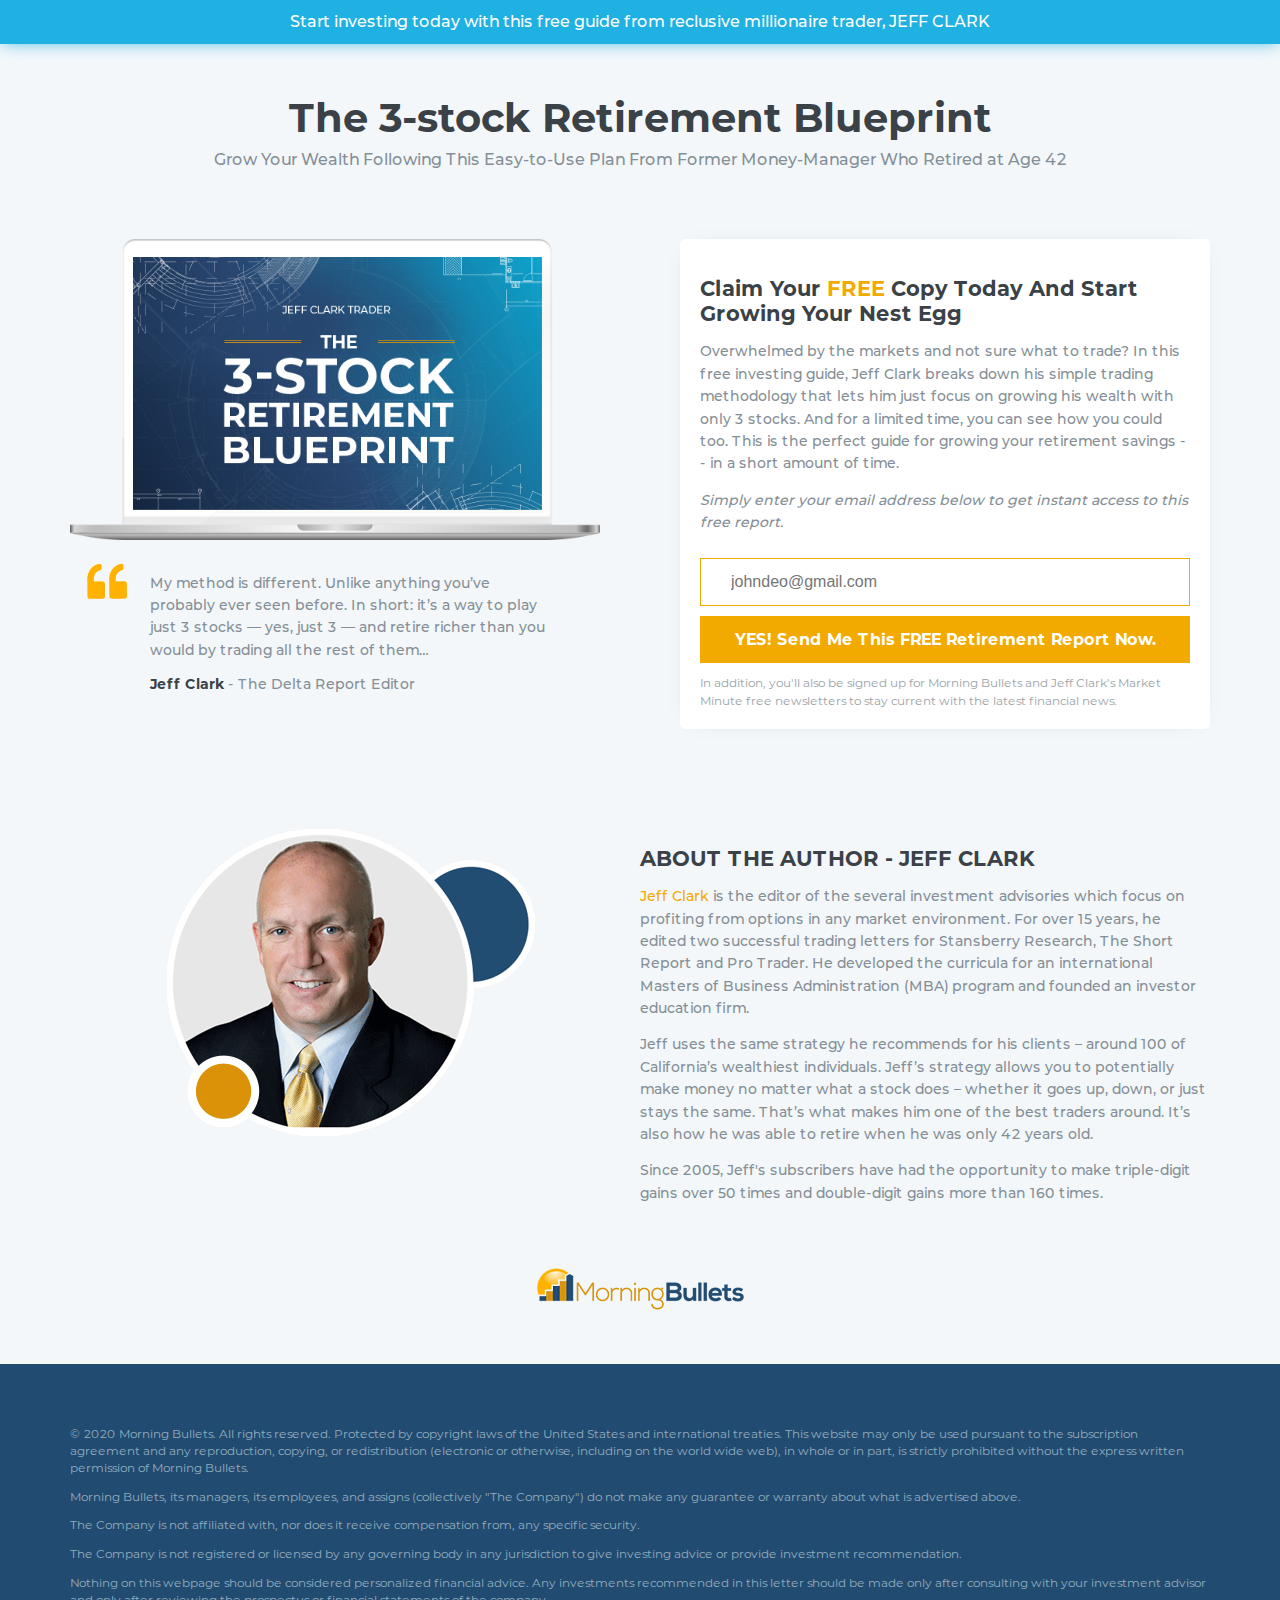
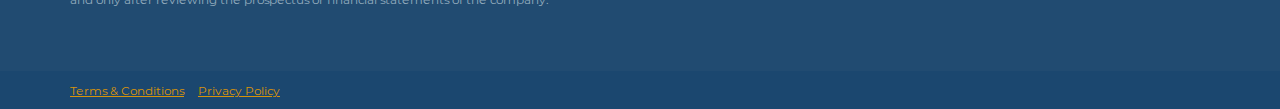
<file: V1/index.html>
<!doctype html>
<html>
<head>
<meta charset="utf-8">
<meta name="viewport" content= "width=device-width, initial-scale=1.0"> 
<title>3-Stock Retirement Blueprint</title>
	<link rel="stylesheet" href="style.css">
	<link rel="shortcut icon" href="https://lh3.googleusercontent.com/bEbmHV-7px5pVBf_h52ZQUSw_BQ_R73s59o7M0_-npZe3MH5Ukb8uF2rOKiourboCwMmNSsu6zraO65DRdFLjQ=s32" type="image/x-icon">
</head>
  
<body>
	
<!------header - top bar-------->	
		<header class="main-header">
			<div class="top-header">
			<div class="container">
				<div class="row">
					<div class="full-col">
						<p class="top-header-content text-center">Start investing today with this free guide from reclusive millionaire trader, <span class="">JEFF CLARK</span></p>
					</div>
				</div> 
			</div>
			</div>
		</header>	
<!-----header - top bar ends--->	   
	<section id="section-1" class="section-spacing">
		<div class="container">
		 	<div class="row">
				<div class="full-col text-center">
					<h1 class="no-margin">The 3-stock Retirement Blueprint</h1>
					<p class="sub-text">Grow Your Wealth Following This Easy-to-Use Plan From Former Money-Manager Who Retired at Age 42</p>		
				</div>
			</div>
			<div class="row main-row">
					<div class="half-col">
						<div class="testimonial-content">
						  	<div class="main-img">
							  <img class="img-100" src="img/laptop.png" alt="The 3-stock Retirement Blueprint"/>
							</div>
							<div class="test-contnt"> 
								<div class="test-icon" >
									<img class="img-100" src="img/testo-icn.png" alt="quote"/>
								</div>
								
								<div class="testo-cntnt">
									<p class="testo-cnt">My method is different. Unlike anything you’ve probably ever seen before. In short: it’s a way to play just 3 stocks — yes, just 3 — and retire richer than you would by trading all the rest of them…</p>
									<span class="author-name">Jeff Clark </span> <span class="author-role">- The Delta Report Editor</span>
								</div>
							</div>
						</div>
						   
					</div>
					<div class="half-col">
						<div class="newsletter-content">
							<div class="newsletter-box">
						     <div class="news-cnt">
								 <h2>Claim Your <span class="color-secondary">FREE</span> Copy Today And Start Growing Your Nest Egg</h2>
								 <p>Overwhelmed by the markets and not sure what to trade? In this free investing guide, Jeff Clark breaks down his simple trading methodology that lets him just focus on growing his wealth with only 3 stocks. And for a limited time, you can see how you could too. This is the perfect guide for growing your retirement savings -- in a short amount of time. </p>
								 <p><i>Simply enter your email address below to get instant access to this free report.</i></p>
							 </div>
							<div class="newsletter-form">
							 	<form action="">
								  <input type="email" placeholder="johndeo@gmail.com"  id="email-field" class="news-mail">
								  <button type="submit" class="news-bttn">YES! Send Me This FREE Retirement Report Now.</button>
								</form>
							</div>
							<span class="newsletter-footer">In addition, you'll also be signed up for Morning Bullets and Jeff Clark's Market Minute free newsletters to stay current with the latest financial news. </span>
							</div>
						</div>
					</div>
			</div>
		</div>
		
	
	</section>
<!----------------About author--------------->
	<section id="section-2" class="section-spacing">
		<div class="container">
		 	<div class="row">
					<div class="half-col">
						  <div class="author-img text-center">
							  <img class="img-100" src="img/author.png" alt="JEFF CLARK"/>
						</div>
					</div>
					<div class="half-col">
						<div class="">
						     <div class="about-cnt">
								 <h2>ABOUT THE AUTHOR - <strong>JEFF CLARK</strong> </h2>
								 <p><span class="color-secondary">Jeff Clark</span> is the editor of the several investment advisories which focus on profiting from options in any market environment. For over 15 years, he edited two successful trading letters for Stansberry Research, The Short Report and Pro Trader. He developed the curricula for an international Masters of Business Administration (MBA) program and founded an investor education firm.   </p>
								 <p>Jeff uses the same strategy he recommends for his clients – around 100 of California’s wealthiest individuals. Jeff’s strategy allows you to potentially make money no matter what a stock does – whether it goes up, down, or just stays the same. That’s what makes him one of the best traders around. It’s also how he was able to retire when he was only 42 years old. </p>
								 <p>Since 2005, Jeff's subscribers have had the opportunity to make triple-digit gains over 50 times and 
								double-digit gains more than 160 times.</p>
							 </div>
							
						</div>
					</div>      
			</div>
		</div>
		
	</section>
	<section id="section-3" class="section-spacing-tp">
			<div class="row">
					<div class="full-col text-center">
						<img src="img/logo.png" alt="Morning Bullets" />	
					</div>
				</div>
	</section>
	
<!---------Footer start---------->
		<footer id="main-footer">
			<div class="container">
			   <div class="padding-row footer-weight">
				   <div class="full-col footer"><p>© 2020 Morning Bullets. All rights reserved. Protected by copyright laws of the United States and international treaties. This website may only be used pursuant to the subscription agreement and any reproduction, copying, or redistribution (electronic or otherwise, including on the world wide web), in whole or in part, is strictly prohibited without the express written permission of Morning Bullets. </p>   
					<p>Morning Bullets, its managers, its employees, and assigns (collectively "The Company") do not make any guarantee or warranty about what is advertised above. </p>       
					<p>The Company is not affiliated with, nor does it receive compensation from, any specific security. </p>   
					<p>The Company is not registered or licensed by any governing body in any jurisdiction to give investing advice or provide investment recommendation.</p>        
					<p>Nothing on this webpage should be considered personalized financial advice. Any investments recommended in this letter should be made only after consulting with your investment advisor and only after reviewing the prospectus or financial statements of the company. </p> </div>
			   </div>
				
			</div>
		</footer>
	<section id="bottum-footer" class="bottum-footer section-spacing">
		<div class="container">
			<div class="row padding-row copyright-area">
				   <div class="full-col copyrightarea"><a href="#">Terms & Conditions</a> <a href="#">Privacy Policy</a> </div>
			   </div>
		</div>	
	</section>
<!----------Footer End--------->	 
</body>
</html>
</file>
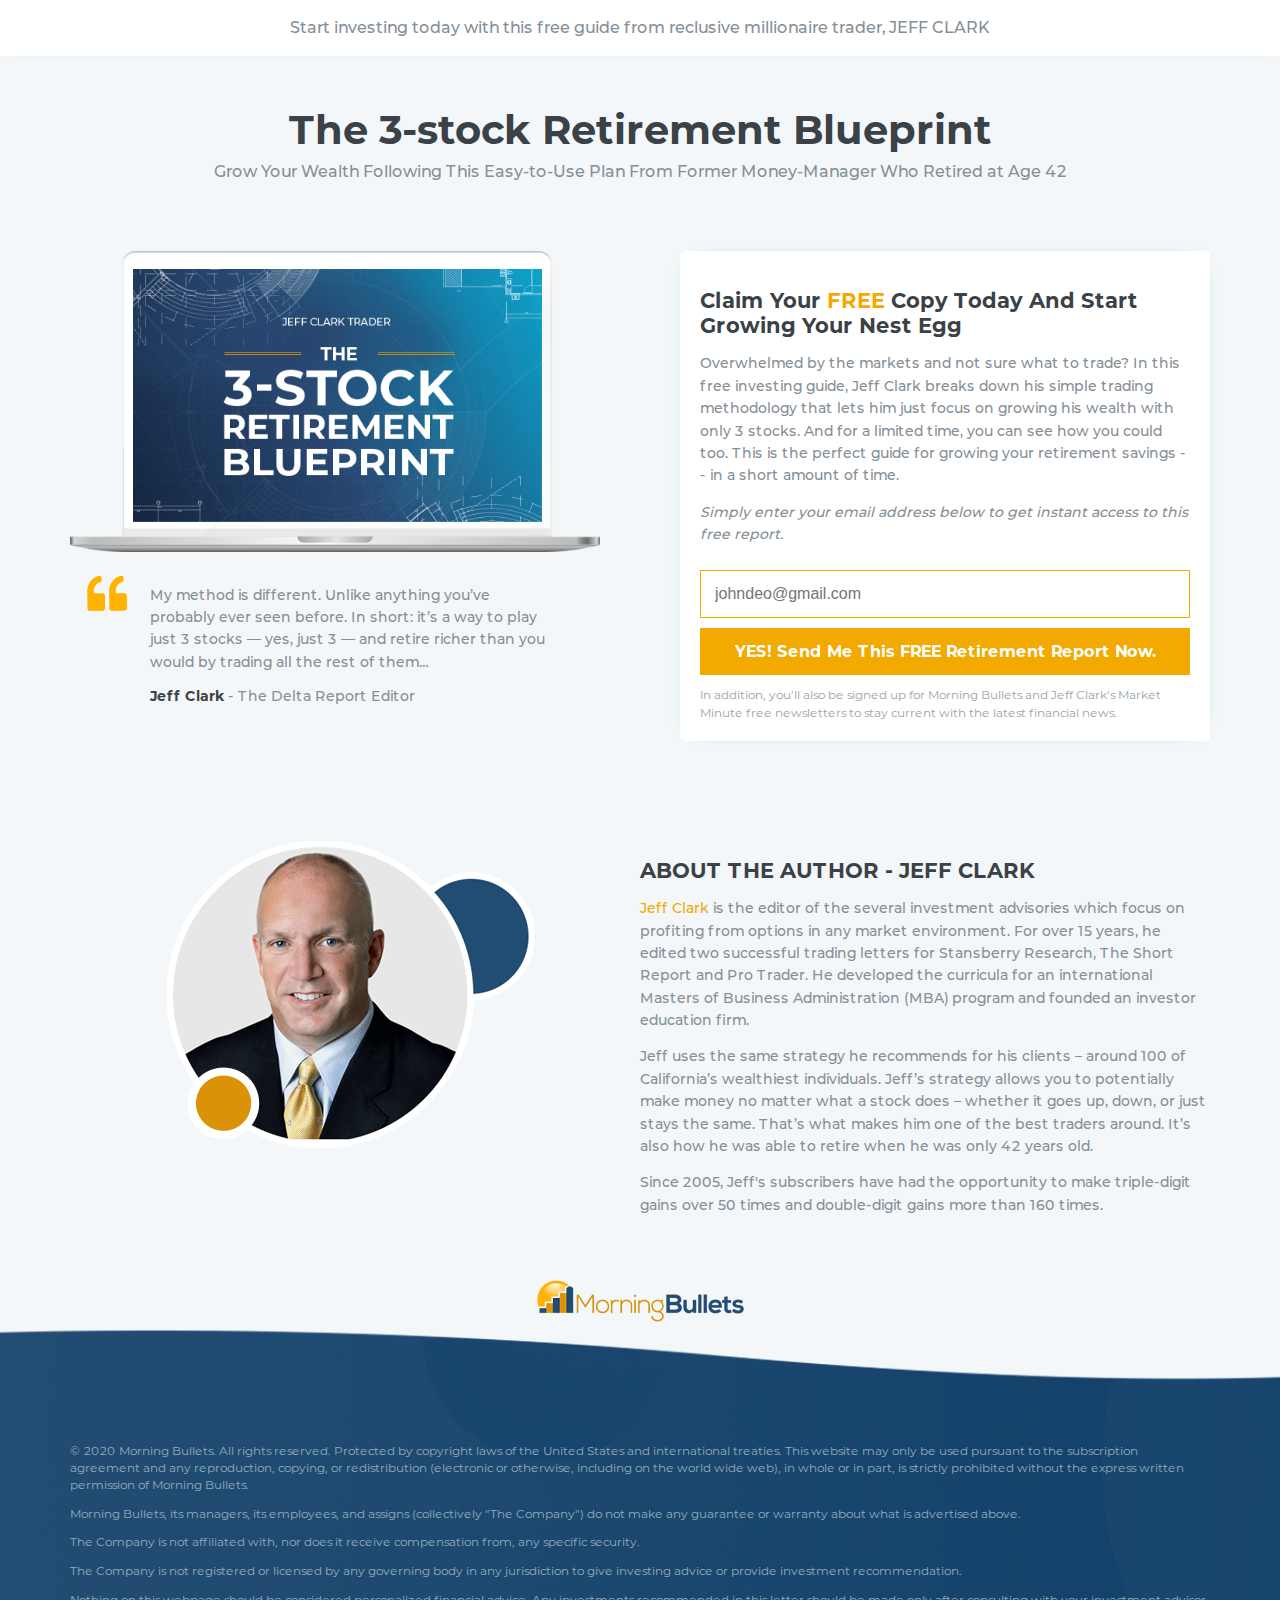
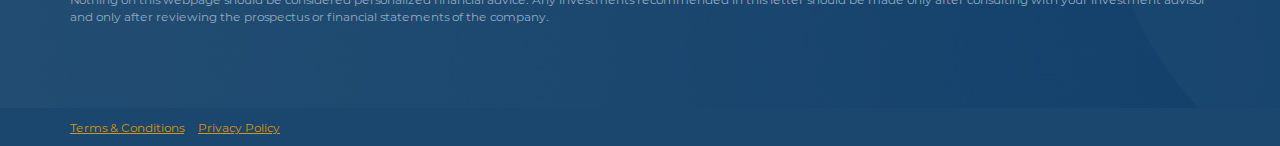
<file: V2/index.html>
<!doctype html>
<html>
<head>
<meta charset="utf-8">
<meta name="viewport" content= "width=device-width, initial-scale=1.0"> 
<title>3-Stock Retirement Blueprint</title>
	<link rel="stylesheet" href="style.css">
	<link rel="shortcut icon" href="https://lh3.googleusercontent.com/bEbmHV-7px5pVBf_h52ZQUSw_BQ_R73s59o7M0_-npZe3MH5Ukb8uF2rOKiourboCwMmNSsu6zraO65DRdFLjQ=s32" type="image/x-icon">
</head>
  
<body>
	
<!------header - top bar-------->	
		<header class="main-header">
			<div class="top-header">
			<div class="container">
				<div class="row">
					<div class="full-col">
						<p class="top-header-content text-center">Start investing today with this free guide from reclusive millionaire trader, <span class="">JEFF CLARK</span></p>
					</div>
				</div> 
			</div>
			</div>
		</header>	
<!-----header - top bar ends--->	   
	<section id="section-1" class="section-spacing">
		<div class="container">
		 	<div class="row">
				<div class="full-col text-center">
					<h1 class="no-margin">The 3-stock Retirement Blueprint</h1>
					<p class="sub-text">Grow Your Wealth Following This Easy-to-Use Plan From Former Money-Manager Who Retired at Age 42</p>		
				</div>
			</div>
			<div class="row main-row">
					<div class="half-col">
						<div class="testimonial-content">
						  	<div class="main-img">
							  <img class="img-100" src="img/laptop.png" alt="The 3-stock Retirement Blueprint"/>
							</div>
							<div class="test-contnt"> 
								<div class="test-icon" >
									<img class="img-100" src="img/testo-icn.png" alt="quote"/>
								</div>
								
								<div class="testo-cntnt">
									<p class="testo-cnt">My method is different. Unlike anything you’ve probably ever seen before. In short: it’s a way to play just 3 stocks — yes, just 3 — and retire richer than you would by trading all the rest of them…</p>
									<span class="author-name">Jeff Clark </span> <span class="author-role">- The Delta Report Editor</span>
								</div>
							</div>
						</div>
						   
					</div>
					<div class="half-col">
						<div class="newsletter-content">
							<div class="newsletter-box">
						     <div class="news-cnt">
								 <h2>Claim Your <span class="color-secondary">FREE</span> Copy Today And Start Growing Your Nest Egg</h2>
								 <p>Overwhelmed by the markets and not sure what to trade? In this free investing guide, Jeff Clark breaks down his simple trading methodology that lets him just focus on growing his wealth with only 3 stocks. And for a limited time, you can see how you could too. This is the perfect guide for growing your retirement savings -- in a short amount of time. </p>
								 <p><i>Simply enter your email address below to get instant access to this free report.</i></p>
							 </div>
							<div class="newsletter-form">
							 	<form action="">
								  <input type="email" placeholder="johndeo@gmail.com"  id="email-field" class="news-mail">
								  <button type="submit" class="news-bttn">YES! Send Me This FREE Retirement Report Now.</button>
								</form>
							</div>
							<span class="newsletter-footer">In addition, you'll also be signed up for Morning Bullets and Jeff Clark's Market Minute free newsletters to stay current with the latest financial news. </span>
							</div>
						</div>
					</div>
			</div>
		</div>
		
	
	</section>
<!----------------About author--------------->
	<section id="section-2" class="section-spacing">
		<div class="container">
		 	<div class="row">
					<div class="half-col">
						  <div class="author-img text-center">
							  <img class="img-100" src="img/author.png" alt="JEFF CLARK"/>
						</div>
					</div>
					<div class="half-col">
						<div class="">
						     <div class="about-cnt">
								 <h2>ABOUT THE AUTHOR - <strong>JEFF CLARK</strong> </h2>
								 <p><span class="color-secondary">Jeff Clark</span> is the editor of the several investment advisories which focus on profiting from options in any market environment. For over 15 years, he edited two successful trading letters for Stansberry Research, The Short Report and Pro Trader. He developed the curricula for an international Masters of Business Administration (MBA) program and founded an investor education firm.   </p>
								 <p>Jeff uses the same strategy he recommends for his clients – around 100 of California’s wealthiest individuals. Jeff’s strategy allows you to potentially make money no matter what a stock does – whether it goes up, down, or just stays the same. That’s what makes him one of the best traders around. It’s also how he was able to retire when he was only 42 years old. </p>
								 <p>Since 2005, Jeff's subscribers have had the opportunity to make triple-digit gains over 50 times and 
								double-digit gains more than 160 times.</p>
							 </div>
							
						</div>
					</div>      
			</div>
		</div>
		
	</section>
	<section id="section-3" class="section-spacing">
			<div class="row">
					<div class="full-col text-center">
						<img src="img/logo.png" alt="Morning Bullets" />	
					</div>
				</div>
	</section>
	
<!---------Footer start---------->
		<footer id="main-footer">
			<div class="container">
			   <div class="padding-row footer-weight">
				   <div class="full-col footer"><p>© 2020 Morning Bullets. All rights reserved. Protected by copyright laws of the United States and international treaties. This website may only be used pursuant to the subscription agreement and any reproduction, copying, or redistribution (electronic or otherwise, including on the world wide web), in whole or in part, is strictly prohibited without the express written permission of Morning Bullets. </p>   
					<p>Morning Bullets, its managers, its employees, and assigns (collectively "The Company") do not make any guarantee or warranty about what is advertised above. </p>       
					<p>The Company is not affiliated with, nor does it receive compensation from, any specific security. </p>   
					<p>The Company is not registered or licensed by any governing body in any jurisdiction to give investing advice or provide investment recommendation.</p>        
					<p>Nothing on this webpage should be considered personalized financial advice. Any investments recommended in this letter should be made only after consulting with your investment advisor and only after reviewing the prospectus or financial statements of the company. </p> </div>
			   </div>
				
			</div>
		</footer>
	<section id="bottum-footer" class="bottum-footer section-spacing">
		<div class="container">
			<div class="row padding-row copyright-area">
				   <div class="full-col copyrightarea"><a href="#">Terms & Conditions</a> <a href="#">Privacy Policy</a> </div>
			   </div>
		</div>	
	</section>
<!----------Footer End--------->	 
</body>
</html>
</file>
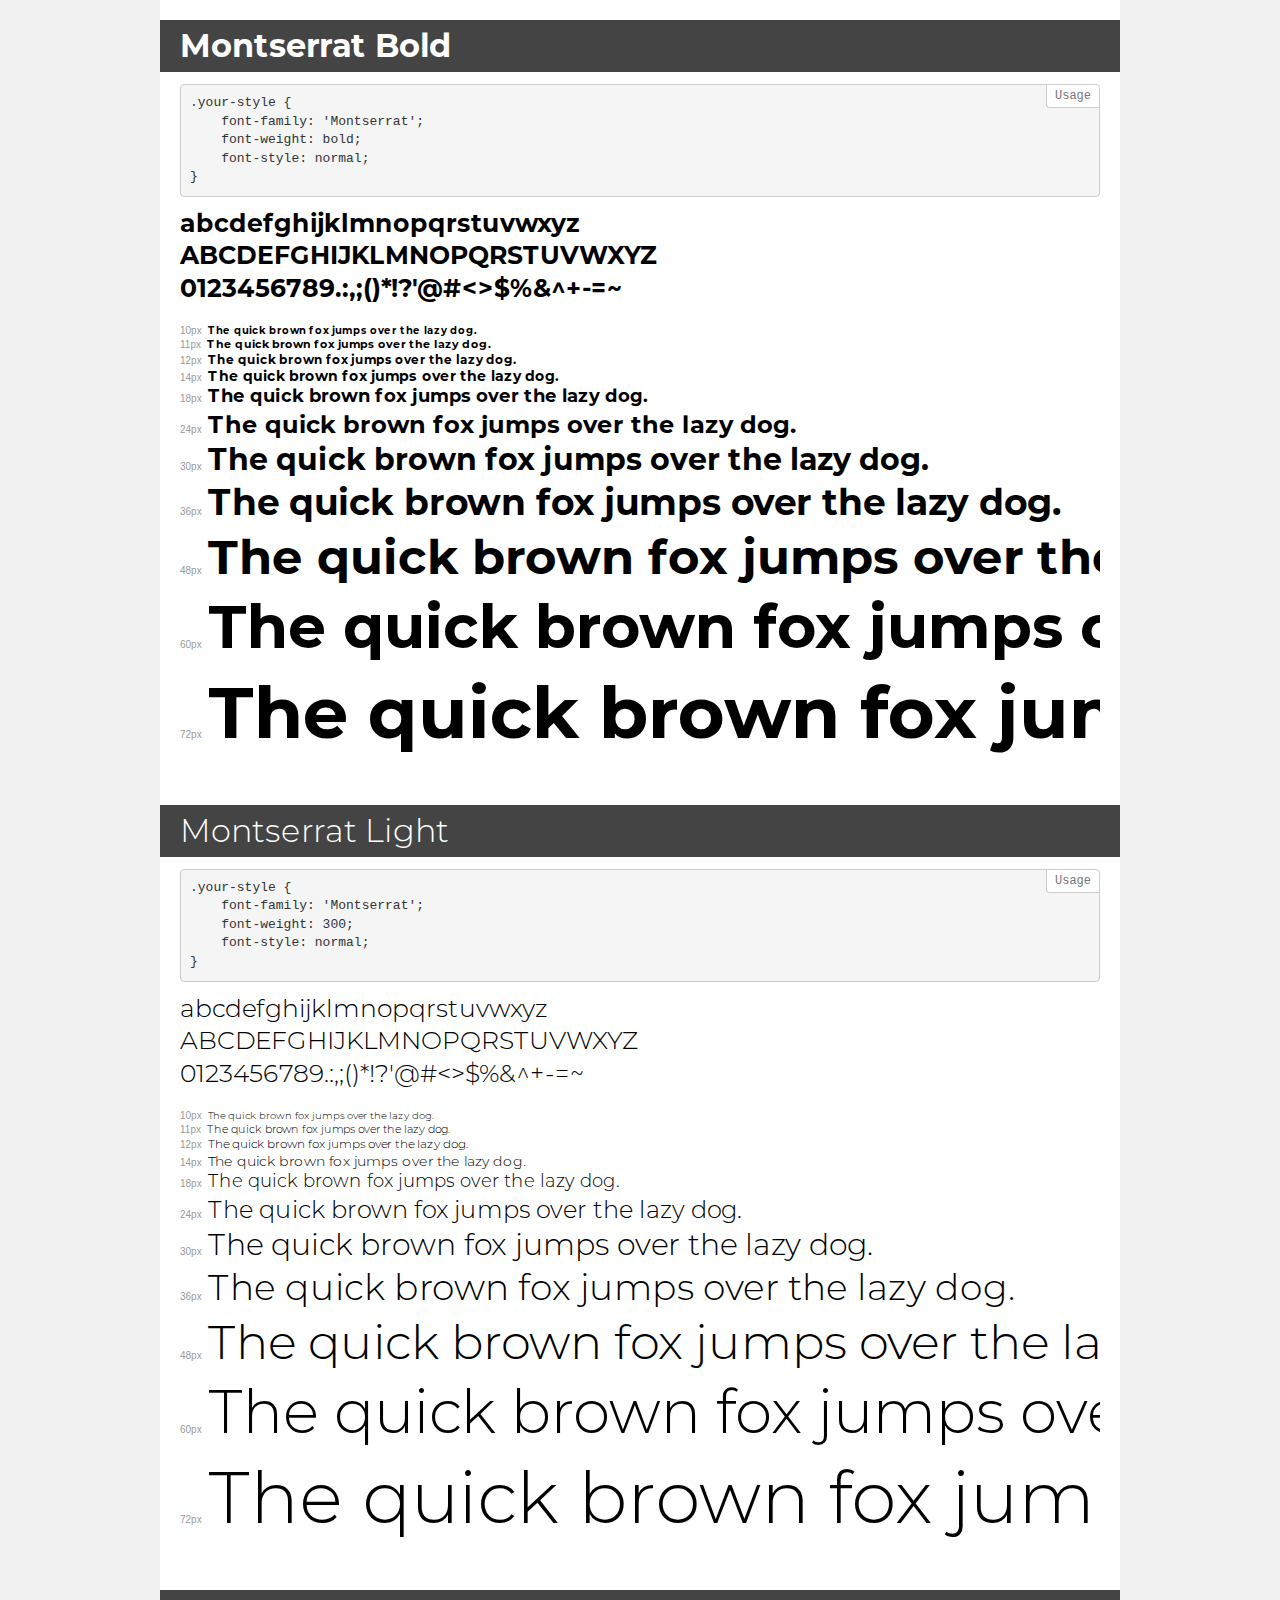
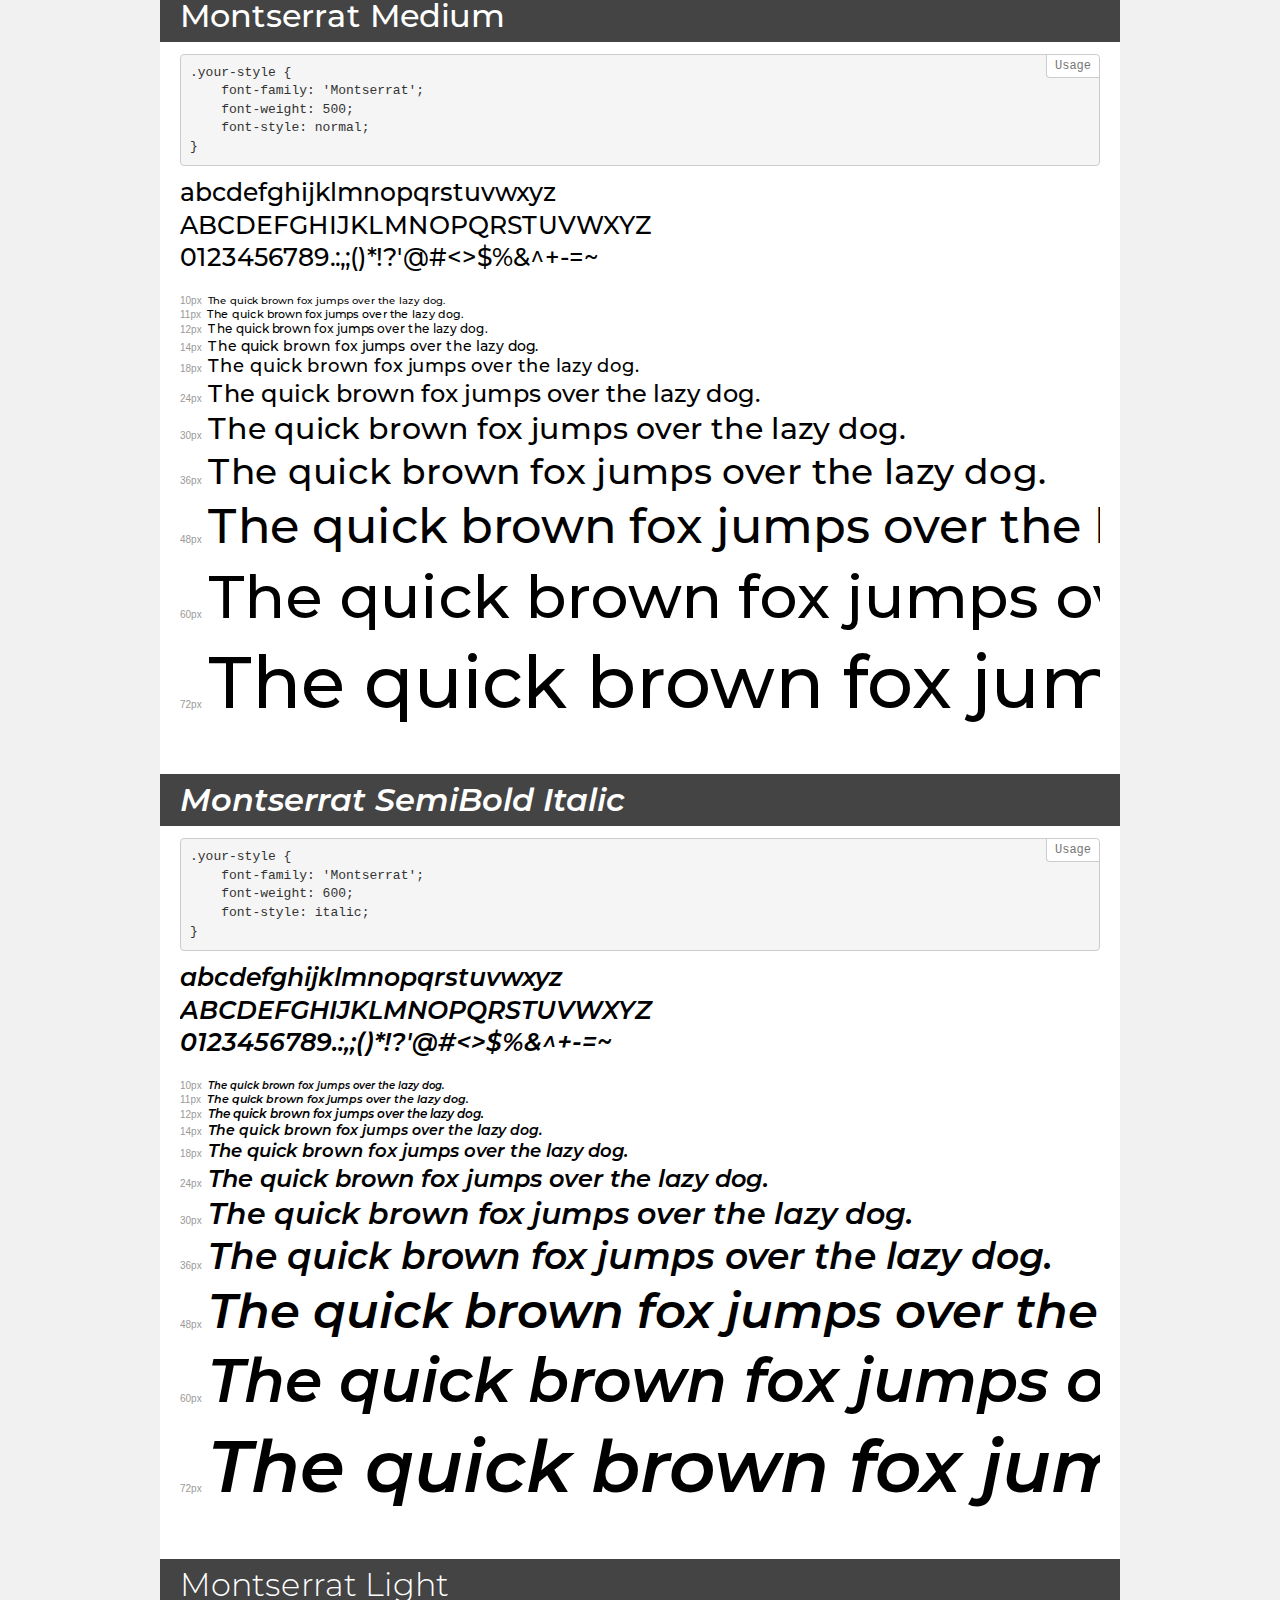
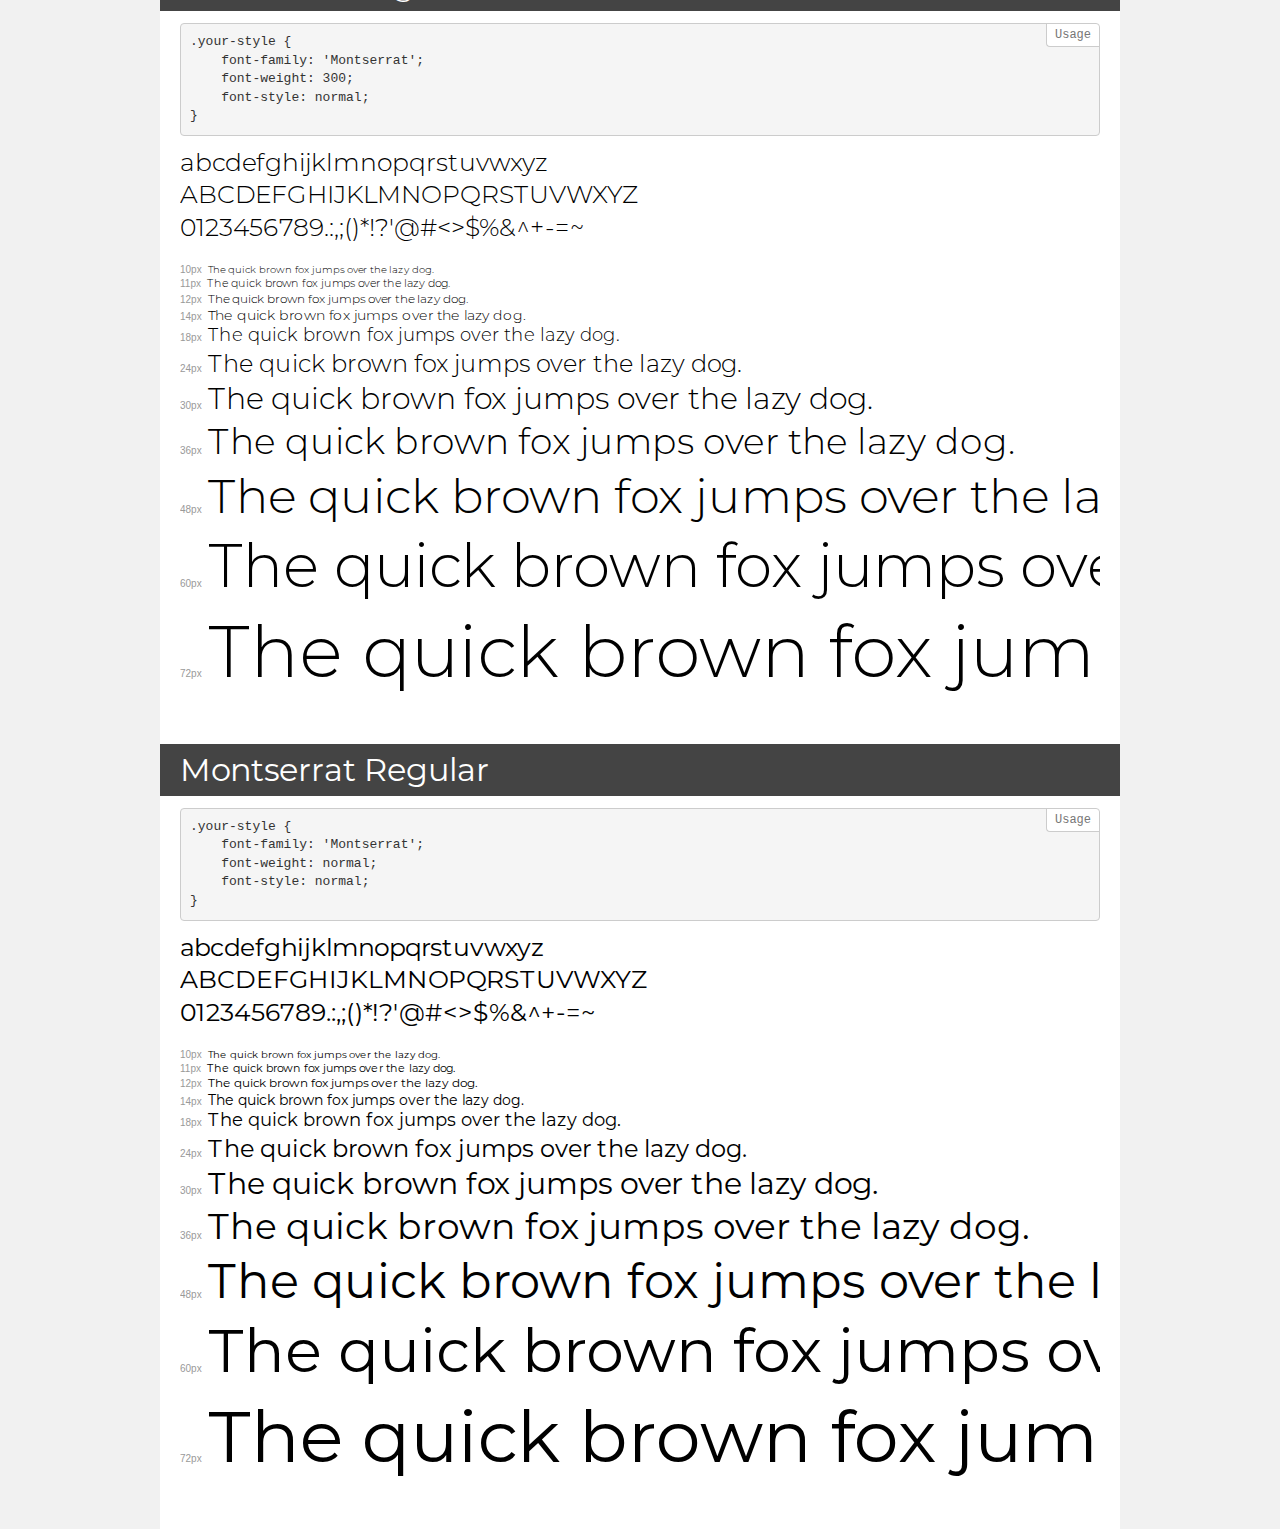
<file: V1/font/demo.html>
<!DOCTYPE html>
<html>
<head>
    <meta charset="utf-8">
    <meta http-equiv="X-UA-Compatible" content="IE=edge">
    <meta name="viewport" content="width=device-width, initial-scale=1">
    <meta name="robots" content="noindex, noarchive">
    <meta name="format-detection" content="telephone=no">
    <title>Transfonter demo</title>
    <link href="stylesheet.css" rel="stylesheet">
    <style>
        /*
        http://meyerweb.com/eric/tools/css/reset/
        v2.0 | 20110126
        License: none (public domain)
        */
        html, body, div, span, applet, object, iframe,
        h1, h2, h3, h4, h5, h6, p, blockquote, pre,
        a, abbr, acronym, address, big, cite, code,
        del, dfn, em, img, ins, kbd, q, s, samp,
        small, strike, strong, sub, sup, tt, var,
        b, u, i, center,
        dl, dt, dd, ol, ul, li,
        fieldset, form, label, legend,
        table, caption, tbody, tfoot, thead, tr, th, td,
        article, aside, canvas, details, embed,
        figure, figcaption, footer, header, hgroup,
        menu, nav, output, ruby, section, summary,
        time, mark, audio, video {
            margin: 0;
            padding: 0;
            border: 0;
            font-size: 100%;
            font: inherit;
            vertical-align: baseline;
        }
        /* HTML5 display-role reset for older browsers */
        article, aside, details, figcaption, figure,
        footer, header, hgroup, menu, nav, section {
            display: block;
        }
        body {
            line-height: 1;
        }
        ol, ul {
            list-style: none;
        }
        blockquote, q {
            quotes: none;
        }
        blockquote:before, blockquote:after,
        q:before, q:after {
            content: '';
            content: none;
        }
        table {
            border-collapse: collapse;
            border-spacing: 0;
        }
        /* common styles */
        body {
            background: #f1f1f1;
            color: #000;
        }
        .page {
            background: #fff;
            width: 920px;
            margin: 0 auto;
            padding: 20px 20px 0 20px;
            overflow: hidden;
        }
        .font-container {
            overflow-x: auto;
            overflow-y: hidden;
            margin-bottom: 40px;
            line-height: 1.3;
            white-space: nowrap;
            padding-bottom: 5px;
        }
        h1 {
            position: relative;
            background: #444;
            font-size: 32px;
            color: #fff;
            padding: 10px 20px;
            margin: 0 -20px 12px -20px;
        }
        .letters {
            font-size: 25px;
            margin-bottom: 20px;
        }
        .s10:before {
            content: '10px';
        }
        .s11:before {
            content: '11px';
        }
        .s12:before {
            content: '12px';
        }
        .s14:before {
            content: '14px';
        }
        .s18:before {
            content: '18px';
        }
        .s24:before {
            content: '24px';
        }
        .s30:before {
            content: '30px';
        }
        .s36:before {
            content: '36px';
        }
        .s48:before {
            content: '48px';
        }
        .s60:before {
            content: '60px';
        }
        .s72:before {
            content: '72px';
        }
        .s10:before, .s11:before, .s12:before, .s14:before,
        .s18:before, .s24:before, .s30:before, .s36:before,
        .s48:before, .s60:before, .s72:before {
            font-family: Arial, sans-serif;
            font-size: 10px;
            font-weight: normal;
            font-style: normal;
            color: #999;
            padding-right: 6px;
        }
        pre {
            display: block;
            position: relative;
            padding: 9px;
            margin: 0 0 10px;
            font-family: Monaco, Menlo, Consolas, "Courier New", monospace !important;
            font-size: 13px;
            line-height: 1.428571429;
            color: #333;
            font-weight: normal !important;
            font-style: normal !important;
            background-color: #f5f5f5;
            border: 1px solid #ccc;
            overflow-x: auto;
            border-radius: 4px;
        }
        pre:after {
            display: block;
            position: absolute;
            right: 0;
            top: 0;
            content: 'Usage';
            line-height: 1;
            padding: 5px 8px;
            font-size: 12px;
            color: #767676;
            background-color: #fff;
            border: 1px solid #ccc;
            border-right: none;
            border-top: none;
            border-radius: 0 4px 0 4px;
            z-index: 10;
        }
        /* responsive */
        @media (max-width: 959px) {
            .page {
                width: auto;
                margin: 0;
            }
        }
    </style>
</head>
<body>
<div class="page">
    <div class="demo" style="font-family: 'Montserrat'; font-weight: bold; font-style: normal;">
        <h1>Montserrat Bold</h1>
        <pre>.your-style {
    font-family: 'Montserrat';
    font-weight: bold;
    font-style: normal;
}</pre>
        <div class="font-container">
            <p class="letters">
                abcdefghijklmnopqrstuvwxyz<br>
ABCDEFGHIJKLMNOPQRSTUVWXYZ<br>
                0123456789.:,;()*!?'@#<>$%&^+-=~
            </p>
            <p class="s10" style="font-size: 10px;">The quick brown fox jumps over the lazy dog.</p>
            <p class="s11" style="font-size: 11px;">The quick brown fox jumps over the lazy dog.</p>
            <p class="s12" style="font-size: 12px;">The quick brown fox jumps over the lazy dog.</p>
            <p class="s14" style="font-size: 14px;">The quick brown fox jumps over the lazy dog.</p>
            <p class="s18" style="font-size: 18px;">The quick brown fox jumps over the lazy dog.</p>
            <p class="s24" style="font-size: 24px;">The quick brown fox jumps over the lazy dog.</p>
            <p class="s30" style="font-size: 30px;">The quick brown fox jumps over the lazy dog.</p>
            <p class="s36" style="font-size: 36px;">The quick brown fox jumps over the lazy dog.</p>
            <p class="s48" style="font-size: 48px;">The quick brown fox jumps over the lazy dog.</p>
            <p class="s60" style="font-size: 60px;">The quick brown fox jumps over the lazy dog.</p>
            <p class="s72" style="font-size: 72px;">The quick brown fox jumps over the lazy dog.</p>
        </div>
    </div>
    <div class="demo" style="font-family: 'Montserrat'; font-weight: 300; font-style: normal;">
        <h1>Montserrat Light</h1>
        <pre>.your-style {
    font-family: 'Montserrat';
    font-weight: 300;
    font-style: normal;
}</pre>
        <div class="font-container">
            <p class="letters">
                abcdefghijklmnopqrstuvwxyz<br>
ABCDEFGHIJKLMNOPQRSTUVWXYZ<br>
                0123456789.:,;()*!?'@#<>$%&^+-=~
            </p>
            <p class="s10" style="font-size: 10px;">The quick brown fox jumps over the lazy dog.</p>
            <p class="s11" style="font-size: 11px;">The quick brown fox jumps over the lazy dog.</p>
            <p class="s12" style="font-size: 12px;">The quick brown fox jumps over the lazy dog.</p>
            <p class="s14" style="font-size: 14px;">The quick brown fox jumps over the lazy dog.</p>
            <p class="s18" style="font-size: 18px;">The quick brown fox jumps over the lazy dog.</p>
            <p class="s24" style="font-size: 24px;">The quick brown fox jumps over the lazy dog.</p>
            <p class="s30" style="font-size: 30px;">The quick brown fox jumps over the lazy dog.</p>
            <p class="s36" style="font-size: 36px;">The quick brown fox jumps over the lazy dog.</p>
            <p class="s48" style="font-size: 48px;">The quick brown fox jumps over the lazy dog.</p>
            <p class="s60" style="font-size: 60px;">The quick brown fox jumps over the lazy dog.</p>
            <p class="s72" style="font-size: 72px;">The quick brown fox jumps over the lazy dog.</p>
        </div>
    </div>
    <div class="demo" style="font-family: 'Montserrat'; font-weight: 500; font-style: normal;">
        <h1>Montserrat Medium</h1>
        <pre>.your-style {
    font-family: 'Montserrat';
    font-weight: 500;
    font-style: normal;
}</pre>
        <div class="font-container">
            <p class="letters">
                abcdefghijklmnopqrstuvwxyz<br>
ABCDEFGHIJKLMNOPQRSTUVWXYZ<br>
                0123456789.:,;()*!?'@#<>$%&^+-=~
            </p>
            <p class="s10" style="font-size: 10px;">The quick brown fox jumps over the lazy dog.</p>
            <p class="s11" style="font-size: 11px;">The quick brown fox jumps over the lazy dog.</p>
            <p class="s12" style="font-size: 12px;">The quick brown fox jumps over the lazy dog.</p>
            <p class="s14" style="font-size: 14px;">The quick brown fox jumps over the lazy dog.</p>
            <p class="s18" style="font-size: 18px;">The quick brown fox jumps over the lazy dog.</p>
            <p class="s24" style="font-size: 24px;">The quick brown fox jumps over the lazy dog.</p>
            <p class="s30" style="font-size: 30px;">The quick brown fox jumps over the lazy dog.</p>
            <p class="s36" style="font-size: 36px;">The quick brown fox jumps over the lazy dog.</p>
            <p class="s48" style="font-size: 48px;">The quick brown fox jumps over the lazy dog.</p>
            <p class="s60" style="font-size: 60px;">The quick brown fox jumps over the lazy dog.</p>
            <p class="s72" style="font-size: 72px;">The quick brown fox jumps over the lazy dog.</p>
        </div>
    </div>
    <div class="demo" style="font-family: 'Montserrat'; font-weight: 600; font-style: italic;">
        <h1>Montserrat SemiBold Italic</h1>
        <pre>.your-style {
    font-family: 'Montserrat';
    font-weight: 600;
    font-style: italic;
}</pre>
        <div class="font-container">
            <p class="letters">
                abcdefghijklmnopqrstuvwxyz<br>
ABCDEFGHIJKLMNOPQRSTUVWXYZ<br>
                0123456789.:,;()*!?'@#<>$%&^+-=~
            </p>
            <p class="s10" style="font-size: 10px;">The quick brown fox jumps over the lazy dog.</p>
            <p class="s11" style="font-size: 11px;">The quick brown fox jumps over the lazy dog.</p>
            <p class="s12" style="font-size: 12px;">The quick brown fox jumps over the lazy dog.</p>
            <p class="s14" style="font-size: 14px;">The quick brown fox jumps over the lazy dog.</p>
            <p class="s18" style="font-size: 18px;">The quick brown fox jumps over the lazy dog.</p>
            <p class="s24" style="font-size: 24px;">The quick brown fox jumps over the lazy dog.</p>
            <p class="s30" style="font-size: 30px;">The quick brown fox jumps over the lazy dog.</p>
            <p class="s36" style="font-size: 36px;">The quick brown fox jumps over the lazy dog.</p>
            <p class="s48" style="font-size: 48px;">The quick brown fox jumps over the lazy dog.</p>
            <p class="s60" style="font-size: 60px;">The quick brown fox jumps over the lazy dog.</p>
            <p class="s72" style="font-size: 72px;">The quick brown fox jumps over the lazy dog.</p>
        </div>
    </div>
    <div class="demo" style="font-family: 'Montserrat'; font-weight: 300; font-style: normal;">
        <h1>Montserrat Light</h1>
        <pre>.your-style {
    font-family: 'Montserrat';
    font-weight: 300;
    font-style: normal;
}</pre>
        <div class="font-container">
            <p class="letters">
                abcdefghijklmnopqrstuvwxyz<br>
ABCDEFGHIJKLMNOPQRSTUVWXYZ<br>
                0123456789.:,;()*!?'@#<>$%&^+-=~
            </p>
            <p class="s10" style="font-size: 10px;">The quick brown fox jumps over the lazy dog.</p>
            <p class="s11" style="font-size: 11px;">The quick brown fox jumps over the lazy dog.</p>
            <p class="s12" style="font-size: 12px;">The quick brown fox jumps over the lazy dog.</p>
            <p class="s14" style="font-size: 14px;">The quick brown fox jumps over the lazy dog.</p>
            <p class="s18" style="font-size: 18px;">The quick brown fox jumps over the lazy dog.</p>
            <p class="s24" style="font-size: 24px;">The quick brown fox jumps over the lazy dog.</p>
            <p class="s30" style="font-size: 30px;">The quick brown fox jumps over the lazy dog.</p>
            <p class="s36" style="font-size: 36px;">The quick brown fox jumps over the lazy dog.</p>
            <p class="s48" style="font-size: 48px;">The quick brown fox jumps over the lazy dog.</p>
            <p class="s60" style="font-size: 60px;">The quick brown fox jumps over the lazy dog.</p>
            <p class="s72" style="font-size: 72px;">The quick brown fox jumps over the lazy dog.</p>
        </div>
    </div>
    <div class="demo" style="font-family: 'Montserrat'; font-weight: normal; font-style: normal;">
        <h1>Montserrat Regular</h1>
        <pre>.your-style {
    font-family: 'Montserrat';
    font-weight: normal;
    font-style: normal;
}</pre>
        <div class="font-container">
            <p class="letters">
                abcdefghijklmnopqrstuvwxyz<br>
ABCDEFGHIJKLMNOPQRSTUVWXYZ<br>
                0123456789.:,;()*!?'@#<>$%&^+-=~
            </p>
            <p class="s10" style="font-size: 10px;">The quick brown fox jumps over the lazy dog.</p>
            <p class="s11" style="font-size: 11px;">The quick brown fox jumps over the lazy dog.</p>
            <p class="s12" style="font-size: 12px;">The quick brown fox jumps over the lazy dog.</p>
            <p class="s14" style="font-size: 14px;">The quick brown fox jumps over the lazy dog.</p>
            <p class="s18" style="font-size: 18px;">The quick brown fox jumps over the lazy dog.</p>
            <p class="s24" style="font-size: 24px;">The quick brown fox jumps over the lazy dog.</p>
            <p class="s30" style="font-size: 30px;">The quick brown fox jumps over the lazy dog.</p>
            <p class="s36" style="font-size: 36px;">The quick brown fox jumps over the lazy dog.</p>
            <p class="s48" style="font-size: 48px;">The quick brown fox jumps over the lazy dog.</p>
            <p class="s60" style="font-size: 60px;">The quick brown fox jumps over the lazy dog.</p>
            <p class="s72" style="font-size: 72px;">The quick brown fox jumps over the lazy dog.</p>
        </div>
    </div>
</div>
</body>
</html>
</file>
<file: V1/style.css>
@charset "utf-8";
/* CSS Document */
/*****font******/

@font-face {
    font-family: 'Montserrat-bold';
    src: url('font/Montserrat-Bold.woff2') format('woff2'),
        url('font/Montserrat-Bold.woff') format('woff');
    font-weight: bold;
    font-style: normal;
}

@font-face {
    font-family: 'Montserrat-light';
    src: url('font/Montserrat-Light.woff2') format('woff2'),
        url('font/Montserrat-Light.woff') format('woff');
    font-weight: 300;
    font-style: normal;
}

@font-face {
    font-family: 'Montserrat-medium';
    src: url('font/Montserrat-Medium.woff2') format('woff2'),
        url('font/Montserrat-Medium.woff') format('woff');
    font-weight: 500;
    font-style: normal;
}

@font-face {
    font-family: 'Montserrat-semibold';
    src: url('font/Montserrat-SemiBoldItalic.woff2') format('woff2'),
        url('font/Montserrat-SemiBoldItalic.woff') format('woff');
    font-weight: 600;
    font-style: italic;
}

@font-face {
    font-family: 'Montserrat-light';
    src: url('font/Montserrat-Light.woff2') format('woff2'),
        url('font/Montserrat-Light.woff') format('woff');
    font-weight: 300;
    font-style: normal;
}

@font-face {
    font-family: 'Montserrat';
    src: url('font/Montserrat-Regular.woff2') format('woff2'),
        url('font/Montserrat-Regular.woff') format('woff');
    font-weight: normal;
    font-style: normal;
}
/** Global */
body {
    font-family: 'Montserrat';
    font-style: normal;
    font-size: 14px;
	margin: 0;
	background: #f3f7fa;
}
h1 {  
    font-family:  'Montserrat-bold';
	font-size: 40px;
	margin-bottom: 0;
    line-height: 1.2;
    color: #3a4147;
}
h2 {  
    font-family:  'Montserrat-bold';
	margin-bottom: 0;
    line-height: 1.2;
    color: #3a4147;
}
p {
    font-family: 'Montserrat-medium';
    font-size: 14px;
    color: #858f97;
    line-height: 1.6;
}

/** Grid **/
.section-spacing{
	display: block;
    overflow: hidden;
	padding-top: 50px;
	
}
.section-spacing-tp {
    display: block;
    overflow: hidden;
    padding-top: 50px;
    padding-bottom: 50px;
}
.container{
	max-width: 1140px;
    margin: auto;
    padding-right: 15px;
    padding-left: 15px;
}
.row {
    display: -ms-flexbox;
    display: flex;
    -ms-flex-wrap: wrap;
    flex-wrap: wrap;
}
.text-center {
    text-align: center;
}
.full-col {
    position: relative;
    width: 100%;
}
.half-col {
        flex: 0 0 50%;
        max-width: 50%;
}
.img-100 {
    max-width:100%;
}
.no-margin {
    margin:0;
}
.color-secondary {
    color: #f3aa00;
}

/** header **/

.top-header{
	display: block;
    overflow: hidden;
    background:#20b1e3;
    box-shadow: 0 0 18px -3px#20b1e3;
}

.top-header-content{
	font-size: 16px;
    line-height: 1.5em;
    color:
    #ffffff;
    margin: 10px 0;
}

/** main */
.main-row {
    padding-top:50px;
    padding-bottom: 50px;
}
.sub-text {
    font-size: 16px;
    margin-top: 5px;
}
.test-icon {
    width: 15%;
    float: left;
}
.author-name {
    color:  #3a4147;
    font-family: "Montserrat-bold";
}
.author-role {
    color:  #858f97;
    font-family: "Montserrat-medium";
}
@media screen and (min-width: 768px) {
    .testimonial-content {
        padding-right: 40px;
    }
    .newsletter-content {
        padding-left: 40px;
    
    }
}
.newsletter-box {
    box-shadow: 0 0 18px -16px #005676;
    background: #ffffff;
    padding: 20px;
    border-radius: 5px;
}
.newsletter-footer {
    font-size: 12px;
    color: #9aa3a9;
}
.testo-cntnt {
    width: 75%;
    float: left;
    margin-top: 1em;
}
.stock-retirement{
	padding-top: 50px;
	padding-bottom: 50px;
}
.newsletr-cntn{
	padding: 0 23px;
}
.news-bttn {
    font-family: "Montserrat-bold";
    width: 100%;
    padding: 14px;
    margin-bottom: 10px;
    border: none;
    background: #f3aa00;
    color: #fff;
    font-weight: 700;
    font-size: 16px;
}
#email-field {
    width: 100%;
    padding: 14px 30px;
    margin: 10px 0;
    color: #4c545b;
    font-size: 16px;
    border: solid 1px #f3aa00;
    box-sizing: border-box;
}

.about-sec-spac {
    padding: 53px 1px 0px 0px;
}

/** Footer **/
#main-footer{
	padding: 50px 0;
    display: block;
    overflow: hidden;
	background: #214b71;
	background-position: center;
	background-size: cover;
}
#bottum-footer {
    display: block;
    overflow: hidden;
    background: #1b476f;
	padding: 10px;
	
}
#bottum-footer a{
    color: #d89309; 
    font-size: 12px;
    padding-right: 10px;
}
#main-footer p {
    line-height: 1.4em;
    color: #93abbd;
    font-family: "Montserrat";
    font-size: 12px;
}

/* 
  ##Device = Tablets, Mobiles 
  ##Screen = 768px to -
*/
@media screen and (max-width: 768px) {
    .half-col {
        flex: 0 0 100%;
        max-width: 100%;
    }
    .main-row {
        padding-bottom: 0;
    }
    .about-cnt h2 {
        text-align: center;
    }
    .testimonial-content {
        display: block;
        padding-bottom: 50px;
        overflow: hidden;
    }

}

/* 
  ##Device = Mobiles
  ##Screen = 480px to  -
*/
@media screen and (max-width: 480px) {
  
    h1 { 
        font-size: 30px;
    }
    
}
</file>
<file: V2/style.css>
@charset "utf-8";
/* CSS Document */

body{
	font-family: "Times New Roman";
	font-size: 14px;
	margin: 0;
	background: #f3f7fa;
}


/*****font******/

@font-face {
    font-family: 'Montserrat-bold';
    src: url('font/Montserrat-Bold.woff2') format('woff2'),
        url('font/Montserrat-Bold.woff') format('woff');
    font-weight: bold;
    font-style: normal;
}

@font-face {
    font-family: 'Montserrat-light';
    src: url('font/Montserrat-Light.woff2') format('woff2'),
        url('font/Montserrat-Light.woff') format('woff');
    font-weight: 300;
    font-style: normal;
}

@font-face {
    font-family: 'Montserrat-medium';
    src: url('font/Montserrat-Medium.woff2') format('woff2'),
        url('font/Montserrat-Medium.woff') format('woff');
    font-weight: 500;
    font-style: normal;
}

@font-face {
    font-family: 'Montserrat-semibold';
    src: url('font/Montserrat-SemiBoldItalic.woff2') format('woff2'),
        url('font/Montserrat-SemiBoldItalic.woff') format('woff');
    font-weight: 600;
    font-style: italic;
}

@font-face {
    font-family: 'Montserrat-light';
    src: url('font/Montserrat-Light.woff2') format('woff2'),
        url('font/Montserrat-Light.woff') format('woff');
    font-weight: 300;
    font-style: normal;
}

@font-face {
    font-family: 'Montserrat';
    src: url('font/Montserrat-Regular.woff2') format('woff2'),
        url('font/Montserrat-Regular.woff') format('woff');
    font-weight: normal;
    font-style: normal;
}
/** Global */
body {
    font-family: 'Montserrat';
    font-style: normal;
}
h1 {  
    font-family:  'Montserrat-bold';
	font-size: 40px;
	margin-bottom: 0;
    line-height: 1.2;
    color: #3a4147;
}
h2 {  
    font-family:  'Montserrat-bold';
	margin-bottom: 0;
    line-height: 1.2;
    color: #3a4147;
}
p {
    font-family: 'Montserrat-medium';
    font-size: 14px;
    color: #858f97;
    line-height: 1.6;
}

/** Grid **/
.section-spacing{
	display: block;
    overflow: hidden;
	padding-top: 50px;
	
}
.container{
	max-width: 1140px;
    margin: auto;
    padding-right: 15px;
    padding-left: 15px;
}
.row {
    display: -ms-flexbox;
    display: flex;
    -ms-flex-wrap: wrap;
    flex-wrap: wrap;
}
.text-center {
    text-align: center;
}
.full-col {
    position: relative;
    width: 100%;
}
.half-col {
        flex: 0 0 50%;
        max-width: 50%;
}
.img-100 {
    max-width:100%;
}
.no-margin {
    margin:0;
}
.color-secondary {
    color: #f3aa00;
}

/** header **/

.top-header{
	display: block;
    overflow: hidden;
    background: #fff;
    box-shadow: 0 0 18px -16px #005676;
}

.top-header-content{
	font-size: 16px;
    line-height: 1.5em;
    color: #858f97;
}

/** main */
.main-row {
    padding-top:50px;
    padding-bottom: 50px;
}
.sub-text {
    font-size: 16px;
    margin-top: 5px;
}
.test-icon {
    width: 15%;
    float: left;
}
.author-name {
    color:  #3a4147;
    font-family: "Montserrat-bold";
}
.author-role {
    color:  #858f97;
    font-family: "Montserrat-medium";
}
@media screen and (min-width: 768px) {
    .testimonial-content {
        padding-right: 40px;
    }
    .newsletter-content {
        padding-left: 40px;
    
    }
}
.newsletter-box {
    box-shadow: 0 0 18px -16px #005676;
    background: #ffffff;
    padding: 20px;
    border-radius: 5px;
}
.newsletter-footer {
    font-size: 12px;
    color: #9aa3a9;
}
.testo-cntnt {
    width: 75%;
    float: left;
    margin-top: 1em;
}
.stock-retirement{
	padding-top: 50px;
	padding-bottom: 50px;
}
.newsletr-cntn{
	padding: 0 23px;
}
.news-bttn {
    font-family: "Montserrat-bold";
    width: 100%;
    padding: 14px;
    margin-bottom: 10px;
    border: none;
    background: #f3aa00;
    color: #fff;
    font-weight: 700;
    font-size: 16px;
}
#email-field {
    width: 100%;
    padding: 14px;
    margin: 10px 0;
    color: #4c545b;
    font-size: 16px;
    border: solid 1px #f3aa00;
    box-sizing: border-box;
}

.about-sec-spac {
    padding: 53px 1px 0px 0px;
}

/** Footer **/
#main-footer{
	padding: 70px 0;
    display: block;
    overflow: hidden;
	background: url("img/footr-bg.png");
	background-position: center;
	background-size: cover;
}
#bottum-footer {
    display: block;
    overflow: hidden;
    background: #1b476f;
	padding: 10px;
	
}
#bottum-footer a{
    color: #d89309; 
    font-size: 12px;
    padding-right: 10px;
}
#main-footer p {
    line-height: 1.4em;
    color: #93abbd;
    font-family: "Montserrat";
    font-size: 12px;
}
.footer {
    padding-top: 35px;
}

/* 
  ##Device = Tablets, Mobiles 
  ##Screen = 768px to -
*/
@media screen and (max-width: 768px) {
    .half-col {
        flex: 0 0 100%;
        max-width: 100%;
    }
    .main-row {
        padding-bottom: 0;
    }
    .about-cnt h2 {
        text-align: center;
    }
    .testimonial-content {
        display: block;
        padding-bottom: 50px;
        overflow: hidden;
    }

}

/* 
  ##Device = Mobiles
  ##Screen = 480px to  -
*/
@media screen and (max-width: 480px) {
  
    h1 { 
        font-size: 30px;
    }
    
}
</file>
<file: V1/font/stylesheet.css>
@font-face {
    font-family: 'Montserrat';
    src: url('Montserrat-Bold.woff2') format('woff2'),
        url('Montserrat-Bold.woff') format('woff');
    font-weight: bold;
    font-style: normal;
}

@font-face {
    font-family: 'Montserrat';
    src: url('Montserrat-Light.woff2') format('woff2'),
        url('Montserrat-Light.woff') format('woff');
    font-weight: 300;
    font-style: normal;
}

@font-face {
    font-family: 'Montserrat';
    src: url('Montserrat-Medium.woff2') format('woff2'),
        url('Montserrat-Medium.woff') format('woff');
    font-weight: 500;
    font-style: normal;
}

@font-face {
    font-family: 'Montserrat';
    src: url('Montserrat-SemiBoldItalic.woff2') format('woff2'),
        url('Montserrat-SemiBoldItalic.woff') format('woff');
    font-weight: 600;
    font-style: italic;
}

@font-face {
    font-family: 'Montserrat';
    src: url('Montserrat-Light.woff2') format('woff2'),
        url('Montserrat-Light.woff') format('woff');
    font-weight: 300;
    font-style: normal;
}

@font-face {
    font-family: 'Montserrat';
    src: url('Montserrat-Regular.woff2') format('woff2'),
        url('Montserrat-Regular.woff') format('woff');
    font-weight: normal;
    font-style: normal;
}
</file>
